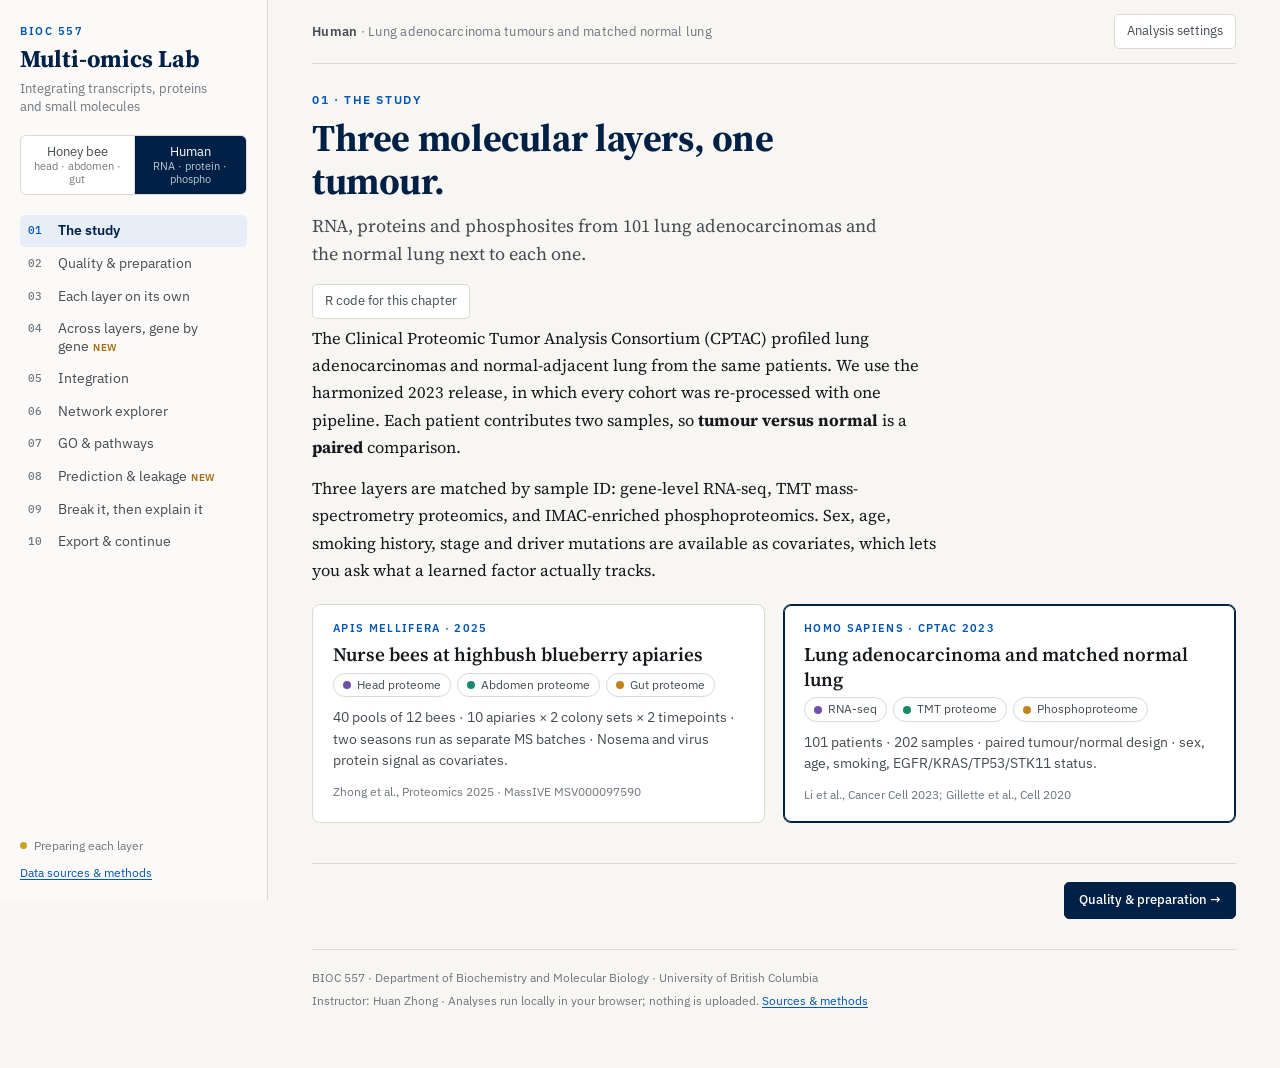
<file: site/index.html>
<!doctype html>
<html lang="en">
<head>
<meta charset="utf-8">
<meta name="viewport" content="width=device-width, initial-scale=1">
<title>Multi-omics Lab · BIOC 557</title>
<meta name="description" content="A hands-on multi-omics analysis lab for BIOC 557 at the University of British Columbia: quality control, single-layer statistics, multi-view factor integration, pathways and prediction on public honey bee and human datasets.">
<link rel="preconnect" href="https://fonts.googleapis.com">
<link rel="preconnect" href="https://fonts.gstatic.com" crossorigin>
<link href="https://fonts.googleapis.com/css2?family=IBM+Plex+Mono:wght@400;500&family=IBM+Plex+Sans:wght@400;500;600&family=Source+Serif+4:opsz,wght@8..60,400;8..60,600;8..60,700&display=swap" rel="stylesheet">
<link rel="stylesheet" href="css/style.css?v=6">
<link rel="icon" href="data:image/svg+xml,%3Csvg xmlns='http://www.w3.org/2000/svg' viewBox='0 0 32 32'%3E%3Crect width='32' height='32' rx='6' fill='%23002145'/%3E%3Ccircle cx='10' cy='11' r='3.2' fill='%23fff'/%3E%3Ccircle cx='22' cy='11' r='3.2' fill='%2399c1e8'/%3E%3Ccircle cx='16' cy='22' r='3.2' fill='%23e8b765'/%3E%3C/svg%3E">
</head>
<body>
<div class="shell">
  <aside class="side" id="side">
    <a class="brand" href="#study">
      <span class="brand-course">BIOC 557</span>
      <span class="brand-title">Multi-omics Lab</span>
      <span class="brand-sub">Integrating transcripts, proteins<br>and small molecules</span>
    </a>
    <div class="ds-switch" role="tablist" aria-label="Dataset" id="dsSwitch"></div>
    <nav class="toc" id="toc" aria-label="Chapters"></nav>
    <div class="side-foot">
      <div class="engine" id="engineStatus"><span class="dot"></span><span class="txt">Loading data…</span></div>
      <a href="sources.html">Data sources &amp; methods</a>
    </div>
  </aside>
  <main class="main" id="main">
    <header class="topbar">
      <button class="menu-btn" id="menuBtn" aria-label="Open chapter list">☰</button>
      <div class="crumb" id="crumb"></div>
      <button class="ghost" id="settingsBtn" aria-expanded="false" aria-controls="settings">Analysis settings</button>
    </header>
    <section class="settings" id="settings" hidden></section>
    <div class="run-note" id="runNote" hidden></div>
    <article id="chapter" class="chapter"></article>
    <footer class="foot">
      <div>BIOC 557 · Department of Biochemistry and Molecular Biology · University of British Columbia</div>
      <div>Instructor: Huan Zhong · Analyses run locally in your browser; nothing is uploaded. <a href="sources.html">Sources &amp; methods</a></div>
    </footer>
  </main>
</div>
<dialog id="codeDialog" class="code-dialog">
  <div class="code-head"><strong id="codeTitle">R code</strong><div><button class="ghost" id="codeCopy">Copy</button><button class="ghost" id="codeClose">Close</button></div></div>
  <pre><code id="codeBody"></code></pre>
</dialog>
<script src="vendor/d3.v7.9.0.min.js"></script>
<script src="vendor/jszip.v3.10.1.min.js"></script>
<script src="js/engine.js?v=6"></script>
<script src="js/charts.js?v=6"></script>
<script src="js/rcode.js?v=6"></script>
<script src="js/app.js?v=6"></script>
</body>
</html>
</file>
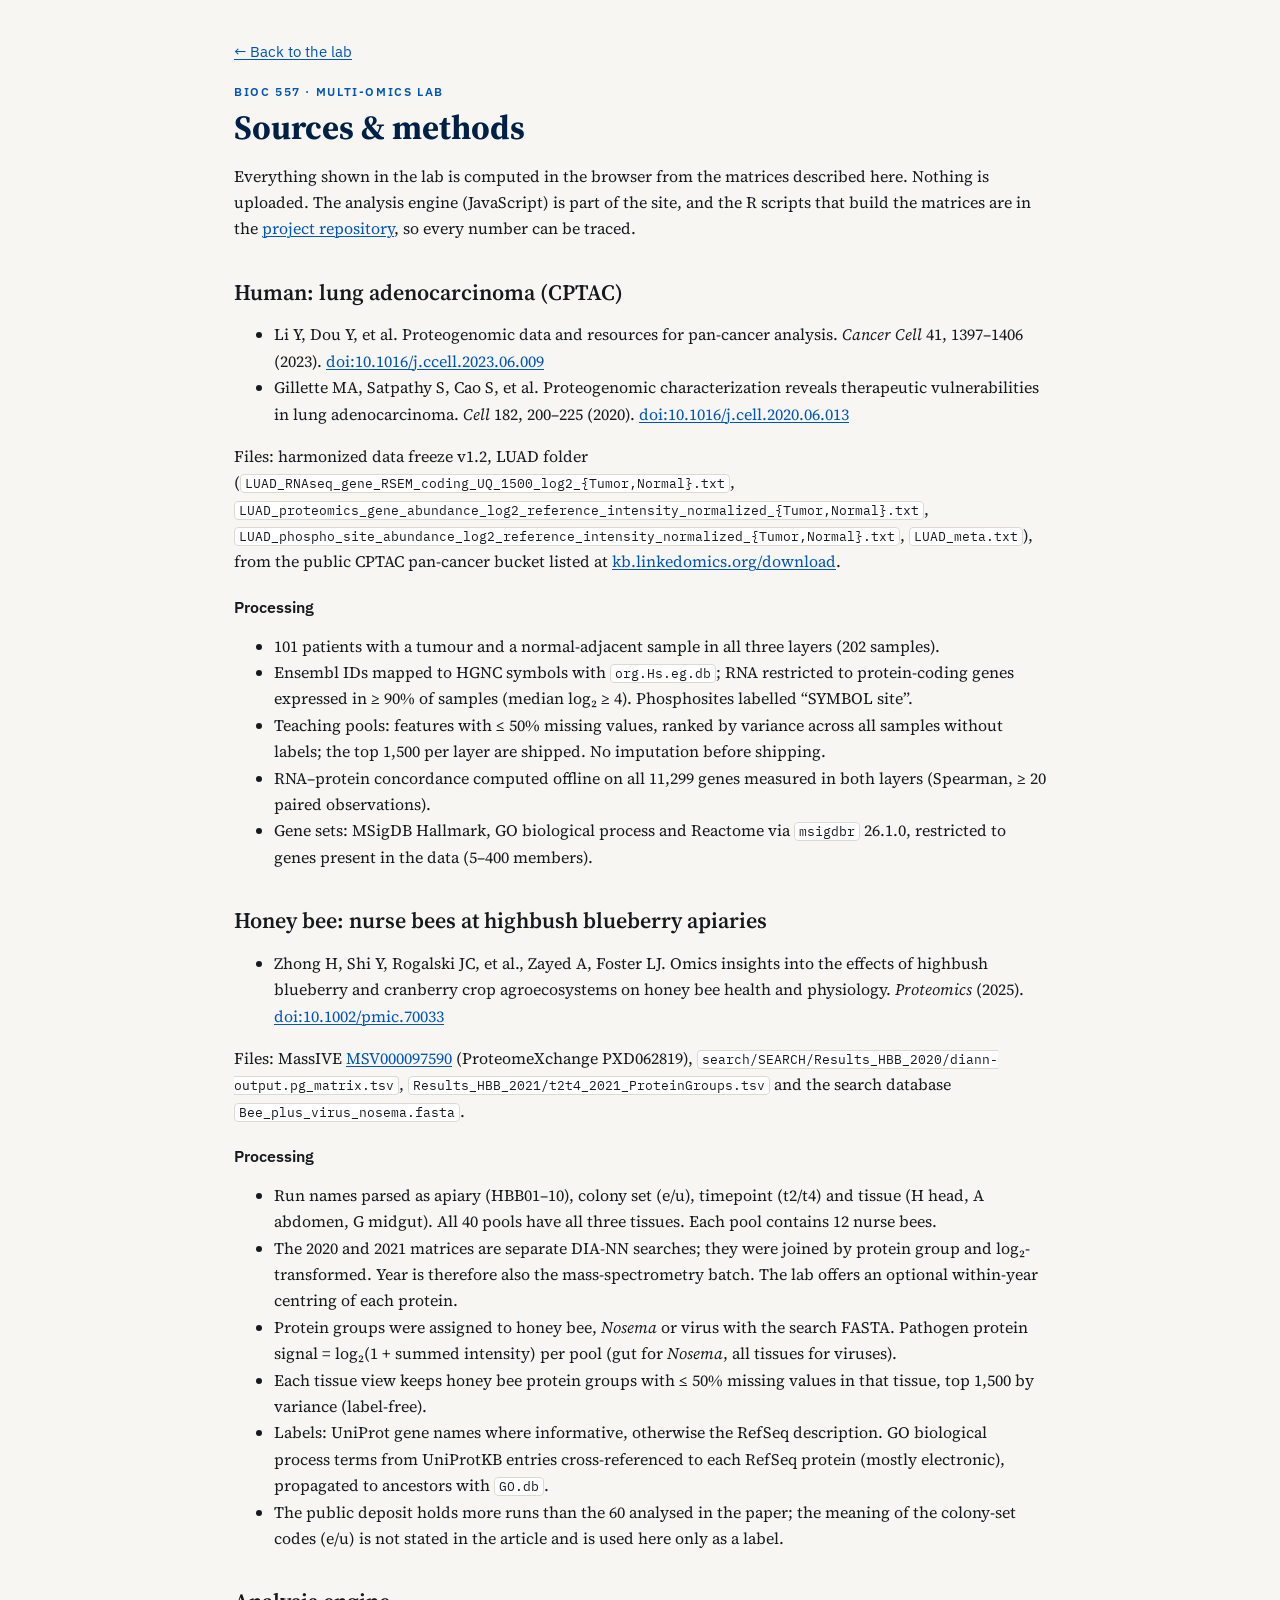
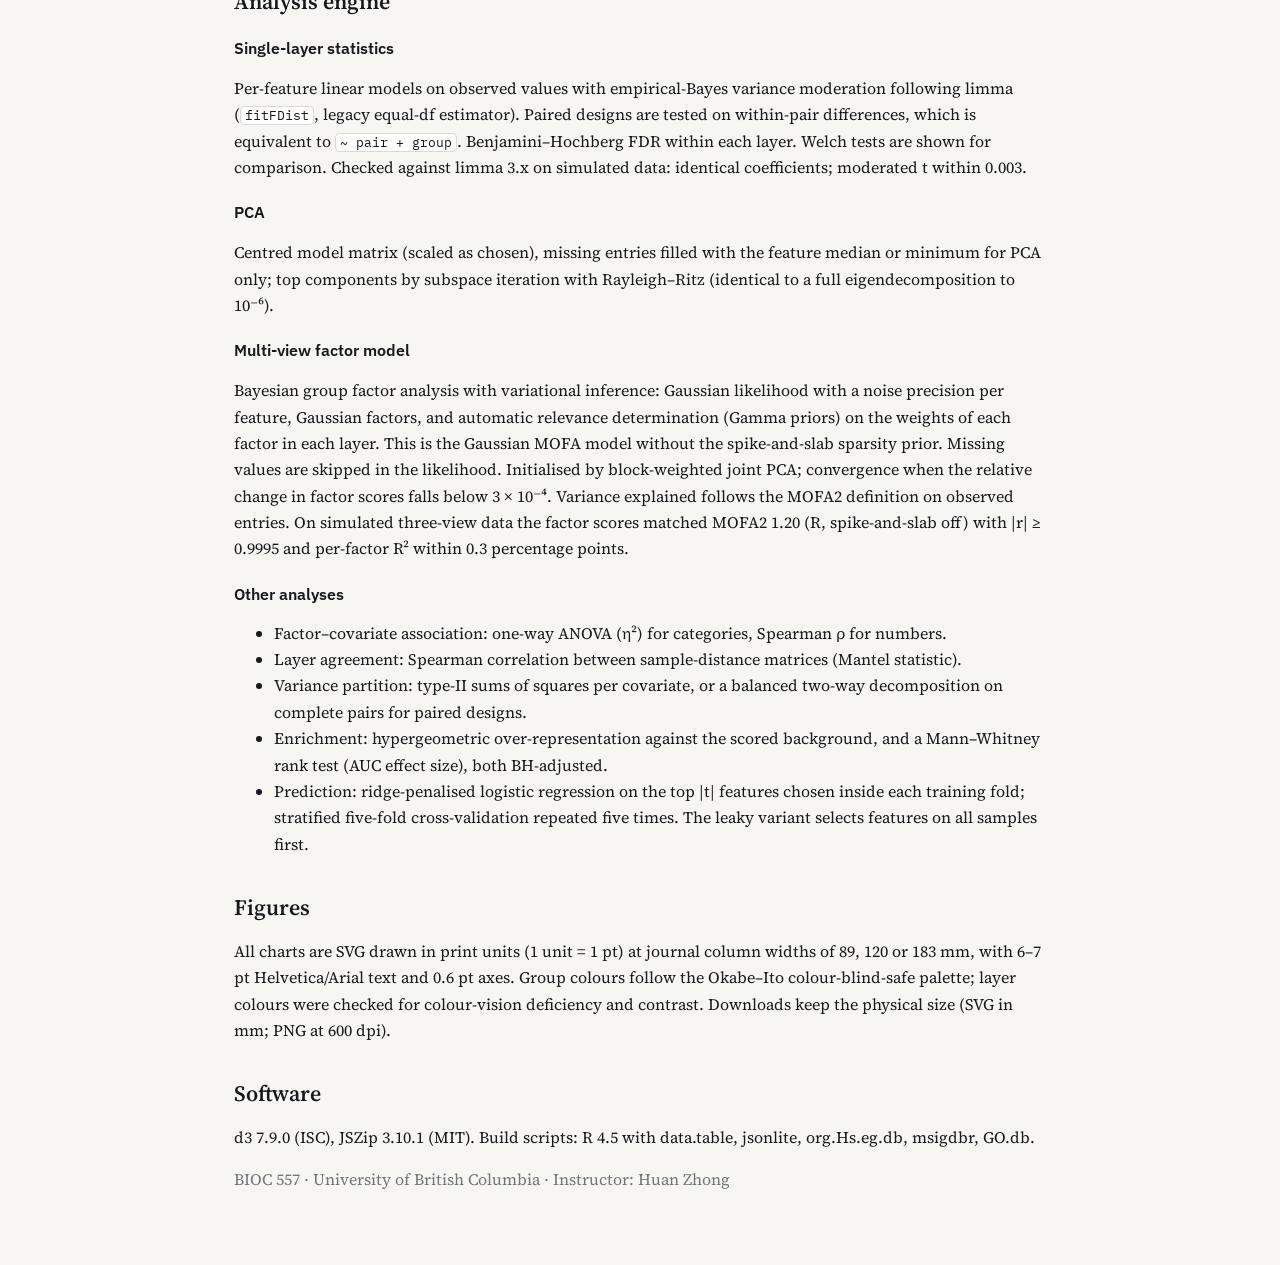
<file: site/sources.html>
<!doctype html>
<html lang="en">
<head>
<meta charset="utf-8">
<meta name="viewport" content="width=device-width, initial-scale=1">
<title>Sources &amp; Methods · Multi-omics Lab</title>
<link rel="preconnect" href="https://fonts.googleapis.com">
<link rel="preconnect" href="https://fonts.gstatic.com" crossorigin>
<link href="https://fonts.googleapis.com/css2?family=IBM+Plex+Mono:wght@400;500&family=IBM+Plex+Sans:wght@400;500;600&family=Source+Serif+4:opsz,wght@8..60,400;8..60,600;8..60,700&display=swap" rel="stylesheet">
<link rel="stylesheet" href="css/style.css?v=6">
<style>
  .doc { max-width: 860px; margin: 0 auto; padding: 40px 24px 60px; }
  .doc h1 { font: 700 34px/1.15 var(--serif); color: var(--navy); margin: 10px 0 8px; }
  .doc h2 { font: 600 22px/1.3 var(--serif); margin: 36px 0 8px; }
  .doc h3 { font: 600 16px/1.3 var(--sans); margin: 22px 0 6px; }
  .doc p, .doc li { font: 400 16px/1.65 var(--serif); }
  .doc code { font: 13px var(--mono); background: #fff; border: 1px solid var(--rule); border-radius: 4px; padding: 0 4px; }
  .doc table { margin: 8px 0 16px; }
</style>
</head>
<body>
<div class="doc">
  <a href="index.html">← Back to the lab</a>
  <div class="kicker" style="margin-top:22px">BIOC 557 · Multi-omics Lab</div>
  <h1>Sources &amp; methods</h1>
  <p>Everything shown in the lab is computed in the browser from the matrices described here. Nothing is uploaded. The analysis engine (JavaScript) is part of the site, and the R scripts that build the matrices are in the <a href="https://github.com/dorothyzh/bioc557-multiomics-lab">project repository</a>, so every number can be traced.</p>

  <h2>Human: lung adenocarcinoma (CPTAC)</h2>
  <ul>
    <li>Li Y, Dou Y, et al. Proteogenomic data and resources for pan-cancer analysis. <i>Cancer Cell</i> 41, 1397–1406 (2023). <a href="https://doi.org/10.1016/j.ccell.2023.06.009">doi:10.1016/j.ccell.2023.06.009</a></li>
    <li>Gillette MA, Satpathy S, Cao S, et al. Proteogenomic characterization reveals therapeutic vulnerabilities in lung adenocarcinoma. <i>Cell</i> 182, 200–225 (2020). <a href="https://doi.org/10.1016/j.cell.2020.06.013">doi:10.1016/j.cell.2020.06.013</a></li>
  </ul>
  <p>Files: harmonized data freeze v1.2, LUAD folder (<code>LUAD_RNAseq_gene_RSEM_coding_UQ_1500_log2_{Tumor,Normal}.txt</code>, <code>LUAD_proteomics_gene_abundance_log2_reference_intensity_normalized_{Tumor,Normal}.txt</code>, <code>LUAD_phospho_site_abundance_log2_reference_intensity_normalized_{Tumor,Normal}.txt</code>, <code>LUAD_meta.txt</code>), from the public CPTAC pan-cancer bucket listed at <a href="https://kb.linkedomics.org/download">kb.linkedomics.org/download</a>.</p>
  <h3>Processing</h3>
  <ul>
    <li>101 patients with a tumour and a normal-adjacent sample in all three layers (202 samples).</li>
    <li>Ensembl IDs mapped to HGNC symbols with <code>org.Hs.eg.db</code>; RNA restricted to protein-coding genes expressed in ≥ 90% of samples (median log₂ ≥ 4). Phosphosites labelled “SYMBOL site”.</li>
    <li>Teaching pools: features with ≤ 50% missing values, ranked by variance across all samples without labels; the top 1,500 per layer are shipped. No imputation before shipping.</li>
    <li>RNA–protein concordance computed offline on all 11,299 genes measured in both layers (Spearman, ≥ 20 paired observations).</li>
    <li>Gene sets: MSigDB Hallmark, GO biological process and Reactome via <code>msigdbr</code> 26.1.0, restricted to genes present in the data (5–400 members).</li>
  </ul>

  <h2>Honey bee: nurse bees at highbush blueberry apiaries</h2>
  <ul>
    <li>Zhong H, Shi Y, Rogalski JC, et al., Zayed A, Foster LJ. Omics insights into the effects of highbush blueberry and cranberry crop agroecosystems on honey bee health and physiology. <i>Proteomics</i> (2025). <a href="https://doi.org/10.1002/pmic.70033">doi:10.1002/pmic.70033</a></li>
  </ul>
  <p>Files: MassIVE <a href="https://massive.ucsd.edu/ProteoSAFe/dataset.jsp?accession=MSV000097590">MSV000097590</a> (ProteomeXchange PXD062819), <code>search/SEARCH/Results_HBB_2020/diann-output.pg_matrix.tsv</code>, <code>Results_HBB_2021/t2t4_2021_ProteinGroups.tsv</code> and the search database <code>Bee_plus_virus_nosema.fasta</code>.</p>
  <h3>Processing</h3>
  <ul>
    <li>Run names parsed as apiary (HBB01–10), colony set (e/u), timepoint (t2/t4) and tissue (H head, A abdomen, G midgut). All 40 pools have all three tissues. Each pool contains 12 nurse bees.</li>
    <li>The 2020 and 2021 matrices are separate DIA-NN searches; they were joined by protein group and log₂-transformed. Year is therefore also the mass-spectrometry batch. The lab offers an optional within-year centring of each protein.</li>
    <li>Protein groups were assigned to honey bee, <i>Nosema</i> or virus with the search FASTA. Pathogen protein signal = log₂(1 + summed intensity) per pool (gut for <i>Nosema</i>, all tissues for viruses).</li>
    <li>Each tissue view keeps honey bee protein groups with ≤ 50% missing values in that tissue, top 1,500 by variance (label-free).</li>
    <li>Labels: UniProt gene names where informative, otherwise the RefSeq description. GO biological process terms from UniProtKB entries cross-referenced to each RefSeq protein (mostly electronic), propagated to ancestors with <code>GO.db</code>.</li>
    <li>The public deposit holds more runs than the 60 analysed in the paper; the meaning of the colony-set codes (e/u) is not stated in the article and is used here only as a label.</li>
  </ul>

  <h2>Analysis engine</h2>
  <h3>Single-layer statistics</h3>
  <p>Per-feature linear models on observed values with empirical-Bayes variance moderation following limma (<code>fitFDist</code>, legacy equal-df estimator). Paired designs are tested on within-pair differences, which is equivalent to <code>~ pair + group</code>. Benjamini–Hochberg FDR within each layer. Welch tests are shown for comparison. Checked against limma 3.x on simulated data: identical coefficients; moderated t within 0.003.</p>
  <h3>PCA</h3>
  <p>Centred model matrix (scaled as chosen), missing entries filled with the feature median or minimum for PCA only; top components by subspace iteration with Rayleigh–Ritz (identical to a full eigendecomposition to 10⁻⁶).</p>
  <h3>Multi-view factor model</h3>
  <p>Bayesian group factor analysis with variational inference: Gaussian likelihood with a noise precision per feature, Gaussian factors, and automatic relevance determination (Gamma priors) on the weights of each factor in each layer. This is the Gaussian MOFA model without the spike-and-slab sparsity prior. Missing values are skipped in the likelihood. Initialised by block-weighted joint PCA; convergence when the relative change in factor scores falls below 3 × 10⁻⁴. Variance explained follows the MOFA2 definition on observed entries. On simulated three-view data the factor scores matched MOFA2 1.20 (R, spike-and-slab off) with |r| ≥ 0.9995 and per-factor R² within 0.3 percentage points.</p>
  <h3>Other analyses</h3>
  <ul>
    <li>Factor–covariate association: one-way ANOVA (η²) for categories, Spearman ρ for numbers.</li>
    <li>Layer agreement: Spearman correlation between sample-distance matrices (Mantel statistic).</li>
    <li>Variance partition: type-II sums of squares per covariate, or a balanced two-way decomposition on complete pairs for paired designs.</li>
    <li>Enrichment: hypergeometric over-representation against the scored background, and a Mann–Whitney rank test (AUC effect size), both BH-adjusted.</li>
    <li>Prediction: ridge-penalised logistic regression on the top |t| features chosen inside each training fold; stratified five-fold cross-validation repeated five times. The leaky variant selects features on all samples first.</li>
  </ul>

  <h2>Figures</h2>
  <p>All charts are SVG drawn in print units (1 unit = 1 pt) at journal column widths of 89, 120 or 183 mm, with 6–7 pt Helvetica/Arial text and 0.6 pt axes. Group colours follow the Okabe–Ito colour-blind-safe palette; layer colours were checked for colour-vision deficiency and contrast. Downloads keep the physical size (SVG in mm; PNG at 600 dpi).</p>

  <h2>Software</h2>
  <p>d3 7.9.0 (ISC), JSZip 3.10.1 (MIT). Build scripts: R 4.5 with data.table, jsonlite, org.Hs.eg.db, msigdbr, GO.db.</p>
  <p class="note">BIOC 557 · University of British Columbia · Instructor: Huan Zhong</p>
</div>
</body>
</html>
</file>
<file: site/css/style.css>
:root {
  color-scheme: light;
  --paper: #f7f6f2;
  --card: #ffffff;
  --ink: #16191d;
  --ink-2: #454b52;
  --ink-3: #6f767e;
  --rule: #dcd9d1;
  --rule-2: #ebe8e1;
  --navy: #002145;
  --blue: #0055b7;
  --blue-soft: #e7eef8;
  --amber: #a86a12;
  --amber-soft: #fbf3e4;
  --ok: #1b7a3d;
  --serif: "Source Serif 4", Georgia, "Times New Roman", serif;
  --sans: "IBM Plex Sans", "Helvetica Neue", Arial, sans-serif;
  --mono: "IBM Plex Mono", ui-monospace, Menlo, monospace;
  --side: 268px;
}
* { box-sizing: border-box; }
html { scroll-behavior: smooth; }
body { margin: 0; background: var(--paper); color: var(--ink); font: 15px/1.6 var(--sans); -webkit-font-smoothing: antialiased; }
a { color: var(--blue); text-decoration-thickness: 1px; text-underline-offset: 2px; }
button, select, input { font: inherit; color: inherit; }
.shell { display: grid; grid-template-columns: var(--side) minmax(0, 1fr); min-height: 100vh; }

/* sidebar */
.side { position: sticky; top: 0; height: 100vh; overflow-y: auto; border-right: 1px solid var(--rule); background: #fbfaf8; padding: 26px 20px 18px; display: flex; flex-direction: column; gap: 20px; }
.brand { display: flex; flex-direction: column; text-decoration: none; color: var(--ink); }
.brand-course { font: 600 11px/1 var(--sans); letter-spacing: .14em; color: var(--blue); text-transform: uppercase; }
.brand-title { font: 700 24px/1.15 var(--serif); margin-top: 8px; color: var(--navy); }
.brand-sub { font-size: 12.5px; color: var(--ink-3); margin-top: 6px; line-height: 1.45; }
.ds-switch { display: grid; grid-template-columns: 1fr 1fr; border: 1px solid var(--rule); border-radius: 6px; overflow: hidden; background: var(--card); }
.ds-switch button { border: 0; background: transparent; padding: 8px 6px; font-size: 13px; cursor: pointer; color: var(--ink-2); line-height: 1.25; }
.ds-switch button + button { border-left: 1px solid var(--rule); }
.ds-switch button[aria-selected="true"] { background: var(--navy); color: #fff; }
.ds-switch small { display: block; font-size: 10.5px; opacity: .75; }
.toc { display: flex; flex-direction: column; gap: 1px; }
.toc a { display: grid; grid-template-columns: 26px 1fr; gap: 4px; padding: 7px 8px; border-radius: 5px; text-decoration: none; color: var(--ink-2); font-size: 13.5px; line-height: 1.3; }
.toc a .n { font: 500 11px/1.6 var(--mono); color: var(--ink-3); }
.toc a:hover { background: var(--rule-2); color: var(--ink); }
.toc a.active { background: var(--blue-soft); color: var(--navy); font-weight: 600; }
.toc a.active .n { color: var(--blue); }
.toc a .new { font: 600 9.5px/1 var(--sans); letter-spacing: .06em; color: var(--amber); margin-left: 4px; text-transform: uppercase; }
.side-foot { margin-top: auto; font-size: 12px; color: var(--ink-3); display: flex; flex-direction: column; gap: 8px; }
.engine { display: flex; align-items: center; gap: 7px; }
.engine .dot { width: 7px; height: 7px; border-radius: 50%; background: #c9a227; flex: none; }
.engine.ready .dot { background: var(--ok); }
.engine.busy .dot { animation: pulse 1s infinite; }
.engine.error .dot { background: #b3261e; }
@keyframes pulse { 50% { opacity: .3; } }

/* main */
.main { min-width: 0; padding: 0 44px 40px; max-width: 1240px; }
.topbar { position: sticky; top: 0; z-index: 5; display: flex; align-items: center; gap: 12px; padding: 14px 0; background: color-mix(in srgb, var(--paper) 92%, transparent); backdrop-filter: blur(6px); border-bottom: 1px solid var(--rule); }
.crumb { font-size: 12.5px; color: var(--ink-3); flex: 1; letter-spacing: .02em; }
.crumb b { color: var(--ink-2); font-weight: 600; }
.menu-btn { display: none; border: 1px solid var(--rule); background: var(--card); border-radius: 5px; padding: 4px 9px; }
.ghost { border: 1px solid var(--rule); background: var(--card); border-radius: 5px; padding: 6px 12px; font-size: 13px; cursor: pointer; color: var(--ink-2); }
.ghost:hover { border-color: var(--ink-3); color: var(--ink); }
.primary { border: 1px solid var(--navy); background: var(--navy); color: #fff; border-radius: 5px; padding: 7px 14px; font-size: 13px; font-weight: 500; cursor: pointer; }
.primary:hover { background: #0b3363; }
.primary:disabled, .ghost:disabled { opacity: .5; cursor: progress; }

.settings { margin: 16px 0 4px; border: 1px solid var(--rule); background: var(--card); border-radius: 8px; padding: 16px 18px; display: grid; grid-template-columns: repeat(auto-fill, minmax(190px, 1fr)); gap: 12px 18px; }
.settings[hidden], .run-note[hidden] { display: none; }
.settings label { display: flex; flex-direction: column; gap: 4px; font-size: 12px; color: var(--ink-3); }
.settings select { border: 1px solid var(--rule); border-radius: 5px; padding: 6px 8px; background: #fff; font-size: 13.5px; color: var(--ink); }
.settings .actions { grid-column: 1 / -1; display: flex; gap: 10px; align-items: center; font-size: 12.5px; color: var(--ink-3); border-top: 1px solid var(--rule-2); padding-top: 12px; }
.run-note { margin: 12px 0 0; font-size: 12.5px; color: var(--ink-3); font-family: var(--mono); }

/* chapter */
.chapter { padding-top: 30px; }
.kicker { font: 600 11.5px/1 var(--sans); letter-spacing: .14em; text-transform: uppercase; color: var(--blue); }
.chapter h1 { font: 700 38px/1.12 var(--serif); margin: 12px 0 10px; color: var(--navy); letter-spacing: -.01em; max-width: 26ch; }
.lede { font: 400 18px/1.55 var(--serif); color: var(--ink-2); max-width: 66ch; margin: 0 0 6px; }
.chapter-tools { display: flex; gap: 8px; margin: 16px 0 6px; flex-wrap: wrap; align-items: center; }
.prose { font: 400 16.5px/1.65 var(--serif); color: var(--ink); max-width: 70ch; }
.prose p { margin: 0 0 14px; }
h2.sec { font: 600 22px/1.25 var(--serif); margin: 38px 0 6px; color: var(--ink); }
h2.sec + .sec-sub { font-size: 14px; color: var(--ink-3); margin: 0 0 16px; max-width: 72ch; }
.controls { display: flex; flex-wrap: wrap; gap: 10px 16px; align-items: end; margin: 6px 0 16px; }
.controls label { display: flex; flex-direction: column; gap: 3px; font-size: 11.5px; color: var(--ink-3); letter-spacing: .02em; }
.controls select, .controls input[type=text] { border: 1px solid var(--rule); border-radius: 5px; padding: 6px 8px; background: #fff; font-size: 13.5px; min-width: 120px; }
.seg { display: inline-flex; border: 1px solid var(--rule); border-radius: 6px; overflow: hidden; background: #fff; }
.seg button { border: 0; background: transparent; padding: 6px 12px; font-size: 13px; cursor: pointer; color: var(--ink-2); }
.seg button + button { border-left: 1px solid var(--rule); }
.seg button[aria-pressed="true"] { background: var(--ink); color: #fff; }

/* figure panels */
.grid { display: grid; grid-template-columns: repeat(2, minmax(0, 1fr)); gap: 18px; align-items: start; }
.grid.three { grid-template-columns: repeat(3, minmax(0, 1fr)); }
.panel { background: var(--card); border: 1px solid var(--rule); border-radius: 8px; padding: 14px 16px 12px; min-width: 0; }
.panel.wide { grid-column: 1 / -1; }
.panel-head { display: flex; align-items: baseline; gap: 8px; }
.panel-letter { font: 700 15px/1 var(--sans); color: var(--ink); }
.panel-title { font: 600 14.5px/1.3 var(--sans); color: var(--ink); flex: 1; }
.panel-tools { display: flex; gap: 4px; opacity: .55; transition: opacity .15s; }
.panel:hover .panel-tools, .panel:focus-within .panel-tools { opacity: 1; }
.panel-tools button { border: 1px solid var(--rule); background: #fff; border-radius: 4px; font: 500 11px/1 var(--sans); padding: 4px 6px; cursor: pointer; color: var(--ink-2); }
.panel-tools button:hover { border-color: var(--ink-3); }
.panel-body { margin-top: 8px; position: relative; }
.panel-body.loading::after { content: "Calculating…"; position: absolute; inset: 0; display: grid; place-items: center; background: rgba(255,255,255,.75); font-size: 13px; color: var(--ink-3); }
.caption { font-size: 12.5px; line-height: 1.5; color: var(--ink-3); margin-top: 8px; }
.caption b { color: var(--ink-2); }
.empty { padding: 40px 10px; text-align: center; color: var(--ink-3); font-size: 13.5px; }

.stats { display: grid; grid-template-columns: repeat(auto-fill, minmax(150px, 1fr)); gap: 0; border: 1px solid var(--rule); border-radius: 8px; background: var(--card); margin: 18px 0; }
.stat { padding: 14px 16px; border-right: 1px solid var(--rule-2); }
.stat:last-child { border-right: 0; }
.stat .v { font: 600 26px/1.1 var(--serif); color: var(--navy); font-variant-numeric: tabular-nums; }
.stat .l { font-size: 12px; color: var(--ink-3); margin-top: 4px; line-height: 1.35; }

.pause { margin: 26px 0 8px; border-left: 3px solid var(--amber); background: var(--amber-soft); padding: 14px 18px; border-radius: 0 8px 8px 0; max-width: 820px; }
.pause .tag { font: 600 10.5px/1 var(--sans); letter-spacing: .14em; text-transform: uppercase; color: var(--amber); }
.pause p { font: 400 16px/1.55 var(--serif); margin: 8px 0 6px; }
.pause details { font-size: 14px; color: var(--ink-2); }
.pause summary { cursor: pointer; color: var(--amber); font-weight: 500; font-size: 13px; }
.pause details[open] summary { margin-bottom: 6px; }
.note { font-size: 12.5px; color: var(--ink-3); max-width: 90ch; margin: 12px 0; }

table.data { width: 100%; border-collapse: collapse; font-size: 12.5px; font-variant-numeric: tabular-nums; }
table.data th { text-align: left; font-weight: 600; color: var(--ink-2); border-bottom: 1px solid var(--ink); padding: 5px 8px; white-space: nowrap; cursor: pointer; }
table.data td { border-bottom: 1px solid var(--rule-2); padding: 5px 8px; }
table.data td.num, table.data th.num { text-align: right; }
table.data tr:hover td { background: #f7f9fc; }
table.data tr.sel td { background: var(--blue-soft); }
.table-wrap { max-height: 360px; overflow: auto; border-top: 1px solid var(--rule-2); }

.cards { display: grid; grid-template-columns: repeat(2, minmax(0, 1fr)); gap: 18px; margin: 20px 0; }
.ds-card { background: var(--card); border: 1px solid var(--rule); border-radius: 8px; padding: 18px 20px; cursor: pointer; transition: border-color .15s; position: relative; }
.ds-card:hover { border-color: var(--ink-3); }
.ds-card.active { border-color: var(--navy); box-shadow: inset 0 0 0 1px var(--navy); }
.ds-card .sp { font: 600 11px/1 var(--sans); letter-spacing: .12em; text-transform: uppercase; color: var(--blue); }
.ds-card h3 { font: 600 19px/1.3 var(--serif); margin: 8px 0 6px; }
.ds-card p { font-size: 13.5px; color: var(--ink-2); margin: 0 0 10px; }
.ds-card .cite { font-size: 12px; color: var(--ink-3); }
.layer-row { display: flex; gap: 6px; flex-wrap: wrap; margin: 6px 0 10px; }
.chip { font-size: 11.5px; border: 1px solid var(--rule); border-radius: 999px; padding: 2px 9px; color: var(--ink-2); background: #fff; display: inline-flex; gap: 6px; align-items: center; }
.chip i { width: 8px; height: 8px; border-radius: 50%; display: inline-block; }

.pager { display: flex; justify-content: space-between; margin: 40px 0 10px; padding-top: 18px; border-top: 1px solid var(--rule); }
.foot { margin-top: 30px; padding: 18px 0; border-top: 1px solid var(--rule); font-size: 12px; color: var(--ink-3); display: flex; flex-direction: column; gap: 4px; }

.viz-tip { position: fixed; left: 0; top: 0; z-index: 50; pointer-events: none; opacity: 0; transition: opacity .08s; background: #fff; border: 1px solid var(--rule); border-radius: 6px; box-shadow: 0 4px 16px rgba(0,0,0,.08); padding: 7px 10px; font: 12px/1.45 var(--sans); color: var(--ink); max-width: 300px; }
.viz-tip b { font-weight: 600; }

.code-dialog { border: 1px solid var(--rule); border-radius: 10px; padding: 0; width: min(900px, 94vw); max-height: 86vh; }
.code-dialog::backdrop { background: rgba(10, 20, 35, .35); }
.code-head { display: flex; justify-content: space-between; align-items: center; padding: 12px 16px; border-bottom: 1px solid var(--rule); gap: 8px; }
.code-head div { display: flex; gap: 6px; }
.code-dialog pre { margin: 0; padding: 16px 18px; overflow: auto; max-height: calc(86vh - 60px); background: #fbfaf8; font: 12.5px/1.55 var(--mono); }
.legend-inline { display: flex; gap: 14px; flex-wrap: wrap; font-size: 12px; color: var(--ink-2); margin: 4px 0 0; }
.legend-inline span { display: inline-flex; align-items: center; gap: 6px; }
.legend-inline i { width: 10px; height: 10px; border-radius: 2px; display: inline-block; }
.kbd { font-family: var(--mono); font-size: 12px; background: #fff; border: 1px solid var(--rule); border-radius: 4px; padding: 0 5px; }

@media (max-width: 1100px) { .grid, .grid.three { grid-template-columns: minmax(0, 1fr); } .cards { grid-template-columns: 1fr; } }
@media (max-width: 860px) {
  .shell { grid-template-columns: 1fr; }
  .side { position: fixed; inset: 0 auto 0 0; width: min(300px, 86vw); z-index: 20; transform: translateX(-102%); transition: transform .2s; box-shadow: 0 0 30px rgba(0,0,0,.15); }
  .side.open { transform: none; }
  .menu-btn { display: inline-block; }
  .main { padding: 0 16px 30px; }
  .chapter h1 { font-size: 30px; }
  .stat .v { font-size: 22px; }
}
@media print { .side, .topbar, .settings, .panel-tools, .pager { display: none !important; } .shell { display: block; } .panel { break-inside: avoid; } }
</file>
